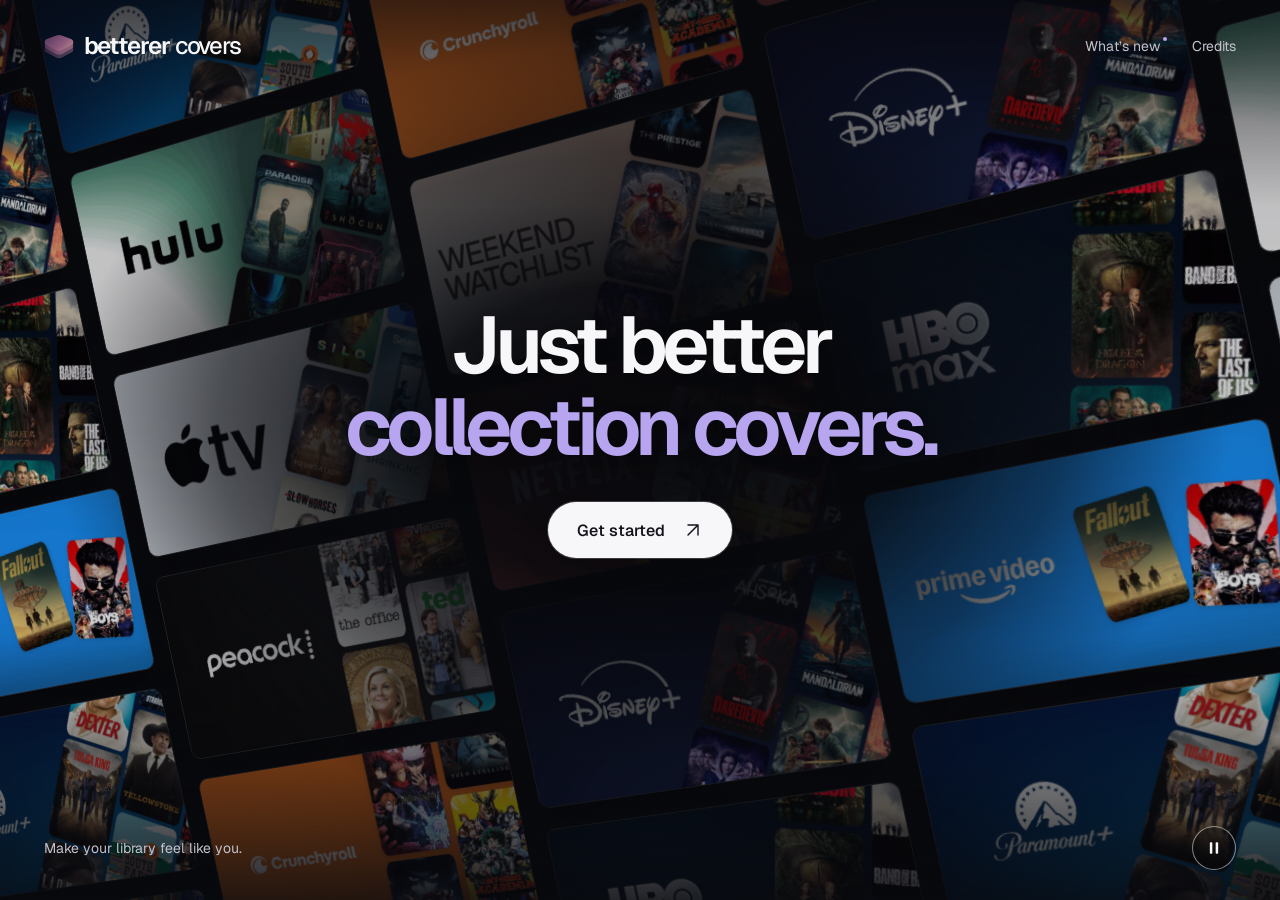
<file: index.html>
<!doctype html>
<html lang="en">
<head>
  <meta charset="UTF-8">
  <meta name="viewport" content="width=device-width, initial-scale=1">
  <meta name="theme-color" content="#08090d">
  <meta name="description" content="Just better collection covers. Make your library feel like you.">
  <title>betterer covers — Just better collection covers.</title>
  <link rel="icon" href="./assets/favicon.svg" type="image/svg+xml">
  <link rel="preload" href="./assets/geist.woff2" as="font" type="font/woff2" crossorigin>
  <link rel="stylesheet" href="./styles.css">
  <script src="./app.js" defer></script>
</head>
<body>
  <div class="backdrop" aria-hidden="true"><div class="wall" id="wall"></div></div>
  <div class="shade" aria-hidden="true"></div>
  <header class="header">
    <a class="brand" href="./" aria-label="betterer covers home"><img src="./assets/favicon.svg" alt="" width="30" height="30"><span>betterer <span class="brand-secondary">covers</span></span></a>
    <nav aria-label="Site navigation"><a href="https://dev.betterer.cc/changelog/">What’s new<span class="update-dot" aria-hidden="true"></span></a><a href="https://dev.betterer.cc/credits/">Credits</a></nav>
  </header>
  <main>
    <h1><span>Just better</span><span>collection covers.</span></h1>
    <a class="cta" href="https://dev.betterer.cc/create/">Get started<svg viewBox="0 0 24 24" fill="none" stroke="currentColor" stroke-width="1.7" stroke-linecap="round" stroke-linejoin="round" aria-hidden="true"><path d="M6 18 18 6M6 6h12v12"/></svg></a>
  </main>
  <footer><p>Make your library feel like you.</p><button class="motion-control" type="button" aria-label="Pause animation" aria-pressed="false" title="Pause animation"><svg class="pause-icon" viewBox="0 0 24 24" fill="currentColor" aria-hidden="true"><rect x="7" y="5" width="3" height="14" rx="1"/><rect x="14" y="5" width="3" height="14" rx="1"/></svg><svg class="play-icon" viewBox="0 0 24 24" fill="currentColor" aria-hidden="true"><path d="M8 5.5a.7.7 0 0 1 1.1-.6l10 6.5a.7.7 0 0 1 0 1.2l-10 6.5a.7.7 0 0 1-1.1-.6z"/></svg></button></footer>
</body>
</html>
</file>
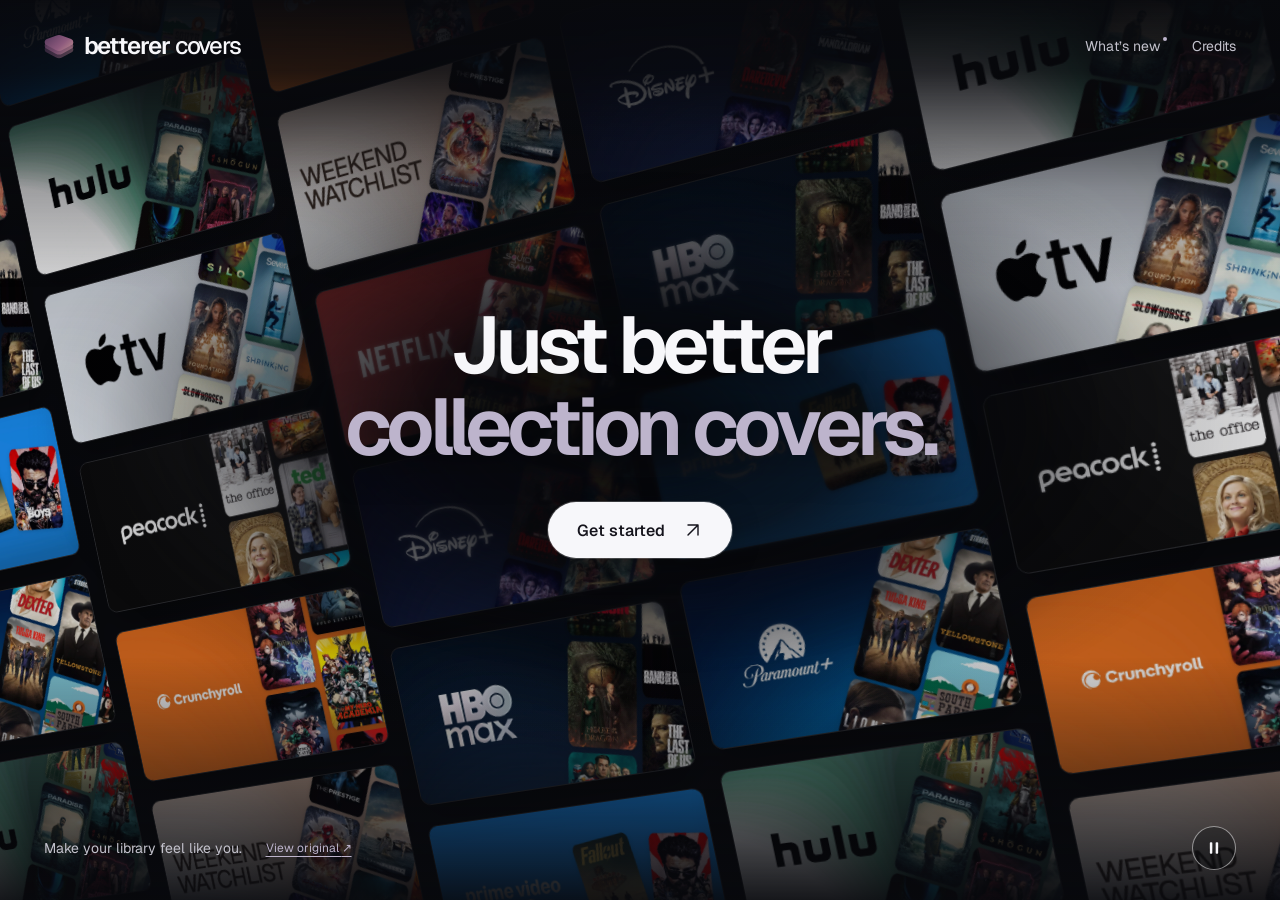
<file: refined.html>
<!doctype html>
<html lang="en">
<head>
  <meta charset="UTF-8">
  <meta name="viewport" content="width=device-width, initial-scale=1">
  <meta name="theme-color" content="#08090d">
  <meta name="description" content="Just better collection covers. Make your library feel like you.">
  <title>betterer covers — Refined backdrop</title>
  <link rel="icon" href="./assets/favicon.svg" type="image/svg+xml">
  <link rel="preload" href="./assets/geist.woff2" as="font" type="font/woff2" crossorigin>
  <link rel="stylesheet" href="./styles.css">
  <link rel="stylesheet" href="./refined.css?v=headline-mobile-2">
  <script src="./app.js" defer></script>
  <script src="./headline.js?v=headline-mobile-2" defer></script>
</head>
<body data-lanes="6">
  <div class="backdrop" aria-hidden="true"><div class="wall" id="wall"></div></div>
  <div class="shade" aria-hidden="true"></div>
  <header class="header">
    <a class="brand" href="./" aria-label="betterer covers home"><img src="./assets/favicon.svg" alt="" width="30" height="30"><span>betterer <span class="brand-secondary">covers</span></span></a>
    <nav aria-label="Site navigation"><a href="https://dev.betterer.cc/changelog/">What’s new<span class="update-dot" aria-hidden="true"></span></a><a href="https://dev.betterer.cc/credits/">Credits</a></nav>
  </header>
  <main>
    <h1 aria-label="Just better collection covers."><span>Just better</span><span class="flip-line" aria-hidden="true">collection covers.</span></h1>
    <a class="cta" href="https://dev.betterer.cc/create/">Get started<svg viewBox="0 0 24 24" fill="none" stroke="currentColor" stroke-width="1.7" stroke-linecap="round" stroke-linejoin="round" aria-hidden="true"><path d="M6 18 18 6M6 6h12v12"/></svg></a>
  </main>
  <footer><div class="footer-copy"><p>Make your library feel like you.</p><a class="compare-link" href="./">View original <span aria-hidden="true">↗</span></a></div><button class="motion-control" type="button" aria-label="Pause animation" aria-pressed="false" title="Pause animation"><svg class="pause-icon" viewBox="0 0 24 24" fill="currentColor" aria-hidden="true"><rect x="7" y="5" width="3" height="14" rx="1"/><rect x="14" y="5" width="3" height="14" rx="1"/></svg><svg class="play-icon" viewBox="0 0 24 24" fill="currentColor" aria-hidden="true"><path d="M8 5.5a.7.7 0 0 1 1.1-.6l10 6.5a.7.7 0 0 1 0 1.2l-10 6.5a.7.7 0 0 1-1.1-.6z"/></svg></button></footer>
</body>
</html>
</file>
<file: styles.css>
@font-face{font-family:Geist;src:url('./assets/geist.woff2') format('woff2');font-style:normal;font-weight:100 900;font-display:swap}
:root{color-scheme:dark;--ink:#08090d;--white:#f7f7fa;--lavender:#b7a5ef;--gutter:clamp(24px,3.4vw,56px)}
*{box-sizing:border-box}body{margin:0;background:var(--ink);color:var(--white);font-family:Geist,Arial,sans-serif;min-height:100svh;isolation:isolate;display:flex;flex-direction:column}a{color:inherit;text-decoration:none}button{font:inherit}a,button{-webkit-tap-highlight-color:transparent}a:focus-visible,button:focus-visible{outline:3px solid var(--lavender);outline-offset:7px}
.backdrop,.shade{position:fixed;inset:0;z-index:-2;overflow:hidden;pointer-events:none}.backdrop{perspective:1300px}.wall{position:absolute;left:50%;top:50%;width:max(150vw,1600px);height:170vh;display:grid;grid-template-columns:repeat(5,1fr);gap:22px;transform:translate(calc(-50% + var(--mx,0px)),calc(-50% + var(--my,0px))) rotate(-12deg) rotateY(-14deg);transition:transform 1.5s cubic-bezier(.16,1,.3,1);opacity:.83;animation:wall-arrive 1.8s ease-out both}.lane{min-width:0;align-self:start;animation:drift var(--duration,100s) linear infinite;will-change:transform}.lane:nth-child(even){animation-direction:reverse}.poster-set{display:grid;gap:22px;padding-bottom:22px}.poster{display:block;width:100%;height:auto;aspect-ratio:16/9;object-fit:cover;border-radius:11px;border:1px solid #ffffff26;box-shadow:0 18px 32px #0007}.lane:nth-child(2){margin-top:-120px}.lane:nth-child(3){margin-top:-240px}.lane:nth-child(4){margin-top:-60px}.lane:nth-child(5){margin-top:-180px}
.shade{z-index:-1;background:radial-gradient(ellipse 46% 43% at 50% 48%,#08090dfc 5%,#08090def 38%,#08090d92 72%,transparent 100%),linear-gradient(180deg,#08090dba 0%,#08090d1a 23%,#08090d08 71%,#08090ddb 100%)}
.header{display:flex;align-items:center;justify-content:space-between;gap:24px;padding:30px var(--gutter);z-index:1}.brand{display:flex;align-items:center;gap:10px;white-space:nowrap;font-size:24px;font-weight:620;letter-spacing:-1.1px}.brand-secondary{font-weight:480}.brand img{width:30px;height:30px}.header nav{display:flex;align-items:center;gap:32px;font-size:14px;color:#c3c2cc}.header nav a{position:relative;transition:color .2s}.header nav a:hover{color:white}.update-dot{position:absolute;right:-7px;top:0;width:4px;height:4px;border-radius:50%;background:var(--lavender)}
main{flex:1;display:flex;flex-direction:column;align-items:center;justify-content:center;text-align:center;padding:75px 20px 110px;min-height:420px}h1{margin:0;font-weight:640;font-size:clamp(52px,6.25vw,100px);line-height:1.03;letter-spacing:-.065em;text-shadow:0 4px 40px #08090d88}h1 span{display:block;animation:reveal 1s cubic-bezier(.16,1,.3,1) both}h1 span:last-child{color:var(--lavender);animation-delay:100ms}.cta{margin-top:34px;display:inline-flex;align-items:center;justify-content:center;gap:18px;min-height:56px;padding:0 29px;border-radius:40px;background:var(--white);color:#14131b;font-size:16px;font-weight:550;box-shadow:0 0 0 1px #fff3,0 6px 32px #0003;transition:transform .3s,box-shadow .3s;animation:reveal 1s 200ms cubic-bezier(.16,1,.3,1) both}.cta svg{width:20px;height:20px;transition:transform .3s}.cta:hover{transform:translateY(-3px);box-shadow:0 0 32px #d2c0ff30,0 10px 32px #0006}.cta:hover svg{transform:translate(2px,-2px)}.cta:active{transform:translateY(0)}
footer{display:flex;align-items:center;justify-content:space-between;padding:20px var(--gutter) 30px;gap:20px}footer p{font-size:14px;color:#c3c2cc;margin:0}.motion-control{width:44px;height:44px;display:grid;place-items:center;padding:10px;border:1px solid #ffffff80;border-radius:50%;background:#08090d55;color:var(--white);cursor:pointer;transition:background .2s,border-color .2s}.motion-control:hover{background:#ffffff15;border-color:white}.motion-control svg{width:20px;height:20px}.play-icon{display:none}body[data-paused='true'] .pause-icon{display:none}body[data-paused='true'] .play-icon{display:block}body[data-paused='true'] .lane,body[data-hidden='true'] .lane{animation-play-state:paused}
@keyframes drift{from{transform:translateY(0)}to{transform:translateY(-50%)}}@keyframes reveal{from{opacity:0;filter:blur(8px);translate:0 18px}to{opacity:1;filter:blur(0);translate:0 0}}@keyframes wall-arrive{from{opacity:0;scale:1.04}to{opacity:.83;scale:1}}
@media(min-width:1600px){.wall{width:140vw}}@media(max-width:700px){.header{padding-top:24px;gap:16px}.brand{font-size:19px;gap:7px;letter-spacing:-.8px}.brand img{width:24px;height:24px}.header nav{font-size:12px;gap:20px}.wall{width:1250px;gap:16px;height:140vh}.poster-set{gap:16px;padding-bottom:16px}.poster{border-radius:8px}.shade{background:radial-gradient(ellipse 95% 40% at 50% 47%,#08090dfc 4%,#08090de8 42%,#08090d66 80%,transparent 100%),linear-gradient(180deg,#08090dc4,#08090d26 25%,#08090d26 75%,#08090ddd)}main{padding:80px 20px 110px}h1{font-size:clamp(38px,7.8vw,54px);letter-spacing:-.065em}.cta{margin-top:29px;min-height:52px;font-size:15px}footer{padding-bottom:24px}footer p{font-size:12px}}
@media(max-width:360px){.header nav{gap:14px;font-size:11px}.brand{font-size:17px}:root{--gutter:18px}h1{font-size:35px}}@media(max-height:560px) and (min-width:701px){main{min-height:280px;padding:30px 20px}h1{font-size:60px}.header{padding-top:20px;padding-bottom:20px}}
@media(prefers-reduced-motion:reduce){*,*::before,*::after{scroll-behavior:auto!important;transition:none!important}h1 span,.cta,.wall{animation:none}.lane{animation-play-state:paused}body[data-paused='false'] .lane{animation-play-state:running}}
</file>
<file: refined.css>
/* V2 overrides are isolated so the original page keeps its existing design. */
:root {
  --lavender: #bdb4cc;
}

.wall {
  grid-template-columns: repeat(6, 1fr);
  gap: 20px;
}

.lane {
  animation-duration: calc(var(--duration, 100s) * 1.85);
}

.lane:nth-child(6) {
  margin-top: -140px;
}

/* Blur only the center. The outer artwork remains crisp. */
.shade::before {
  content: '';
  position: absolute;
  inset: 0;
  backdrop-filter: blur(2px);
  -webkit-backdrop-filter: blur(2px);
  mask-image: radial-gradient(ellipse 36% 28% at 50% 47%, #000 6%, #0008 35%, transparent 100%);
  -webkit-mask-image: radial-gradient(ellipse 36% 28% at 50% 47%, #000 6%, #0008 35%, transparent 100%);
}

.shade {
  background:
    radial-gradient(ellipse 48% 37% at 50% 47%, #08090df5 8%, #08090ddd 35%, #08090d80 60%, #08090d10 88%, transparent 100%),
    linear-gradient(180deg, #08090dfa 0%, #08090ddb 8%, #08090d44 21%, transparent 32%, transparent 73%, #08090ded 100%);
}

.footer-copy {
  display: flex;
  align-items: center;
  gap: 24px;
}

.compare-link {
  font-size: 12px;
  color: #bdb4cc;
  text-decoration: underline;
  text-underline-offset: 4px;
  transition: color 200ms;
}

.compare-link:hover {
  color: #fff;
}

@media (max-width: 700px) {
  .wall { gap: 16px; }
  .shade {
    background:
      radial-gradient(ellipse 95% 33% at 50% 47%, #08090df5 10%, #08090dd9 40%, #08090d80 64%, transparent 100%),
      linear-gradient(180deg, #08090dfa 0%, #08090dc9 9%, #08090d20 25%, #08090d10 72%, #08090ded 100%);
  }
  .shade::before {
    backdrop-filter: blur(1px);
    -webkit-backdrop-filter: blur(1px);
    mask-image: radial-gradient(ellipse 80% 27% at 50% 47%, #000 6%, #0006 35%, transparent 100%);
    -webkit-mask-image: radial-gradient(ellipse 80% 27% at 50% 47%, #000 6%, #0006 35%, transparent 100%);
  }
  .footer-copy { flex-direction: column; align-items: flex-start; gap: 10px; }
}

/* Every phrase occupies the same grid cell, reserving the widest phrase's width. */
h1 .flip-line {
  display: inline-grid;
  perspective: 900px;
  vertical-align: top;
}

h1 .word-pair {
  grid-area: 1 / 1;
  display: block;
  visibility: hidden;
  white-space: nowrap;
  color: inherit;
  animation: none;
}

h1 .word-pair[data-active='true'],
h1 .word-pair.leaving {
  visibility: visible;
}

h1 .flip-word {
  display: inline-block;
  color: inherit;
  animation: none;
  transform-origin: 50% 55%;
  backface-visibility: hidden;
}

h1 .leaving .flip-word {
  animation: word-flip-out 280ms cubic-bezier(.55, 0, 1, .45) both;
}

h1 .entering .flip-word {
  animation: word-flip-in 380ms 280ms cubic-bezier(.16, 1, .3, 1) both;
}

@keyframes word-flip-out {
  from { transform: rotateX(0) translateY(0); opacity: 1; }
  to { transform: rotateX(-80deg) translateY(-.12em); opacity: 0; }
}

@keyframes word-flip-in {
  from { transform: rotateX(80deg) translateY(.12em); opacity: 0; }
  to { transform: rotateX(0) translateY(0); opacity: 1; }
}

@media (prefers-reduced-motion: reduce) {
  h1 .leaving .flip-word, h1 .entering .flip-word { animation: none; }
}
</file>
